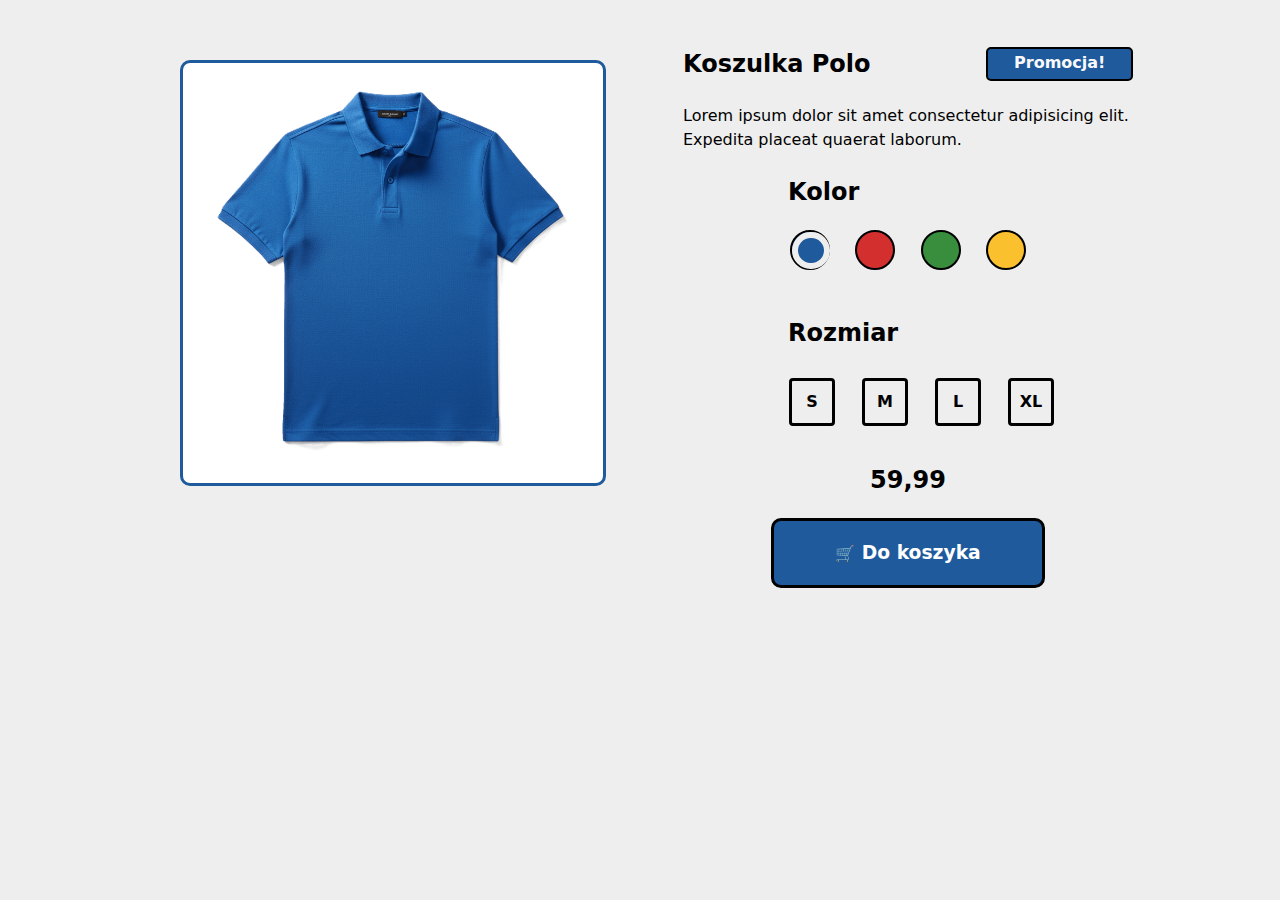
<file: lab-3/index.html>
<!DOCTYPE html>
<html lang="pl">
  <head>
    <meta charset="UTF-8" />
    <title>Lab 3</title>
    <link rel="stylesheet" href="css/polo.css" class="blue"/>
  </head>
  <body>
      <section class="image-holder">
        <figure>
          <img srcset="images/polo_b.png" alt="Niebieska koszula" class="bb">
          <img srcset="images/polo_r.png" alt="Czerwona koszula" class="rr">
          <img srcset="images/polo_g.png" alt="Zielona koszula" class="gg">
          <img srcset="images/polo_y.png" alt="Żółta koszula" class="yy">
          <!--<img src="images/polo_b.png" alt="Blue"/>-->
        </figure>
      </section>
      <section>
        <div class="item1">
            <h2>Koszulka Polo</h2>
            <h4> Promocja!</h4>
            <!--<a href="temp.html">Temp </a>-->
            <p> Lorem ipsum dolor sit amet consectetur adipisicing elit. Expedita placeat quaerat laborum.</p> 
        </div>
        <div class="item2"><h2>Kolor</h2>
          <form> 
          <!--<input type="radio" name="YES-NO" id="tak">
           <label for="YES-NO"></label> -->
            <label for="blue" class="custom-radio">
              <input type="radio" id="blue"name="radioField" value ="blue" class="radio-input" checked>
              <div class="radio-holder" id="blue"></div>
            </label>
            <label for="red" class="custom-radio">
              <input type="radio" id="red" name="radioField" value="red" class="radio-input" >
              <div class="radio-holder" id="red"></div>
            </label>
            <label for="green" class="custom-radio">
              <input type="radio" id="green" name="radioField" value="green" class="radio-input" >
              <div class="radio-holder" id="green"></div>
            </label>
            <label for="yellow" class="custom-radio">
              <input type="radio" id="yellow" name="radioField" value="yellow" class="radio-input">
              <div class="radio-holder" id="yellow"></div> 
            </label>
          </form>
        </div>
        <div class="item3">
          <h2>Rozmiar</h2>
          <p>S</p><p>M</p>
          <p>L</p>
          <p>XL</p>
        </div>
        <div class="item4">
          <h2>59,99</h2>
          <h3> Do koszyka</h3>
        </div>
      </section>
       
  </body>
</html>
</file>
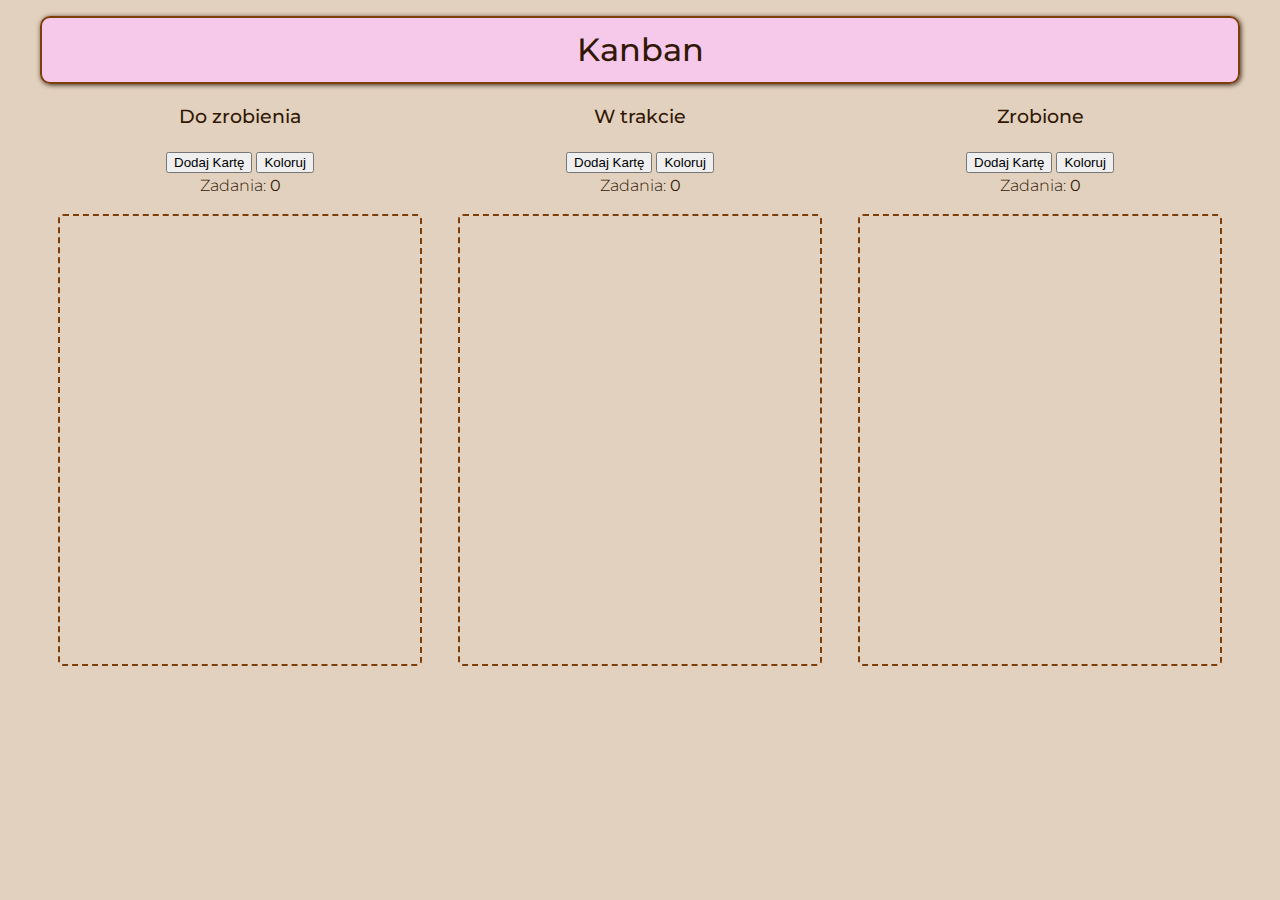
<file: lab-4/index.html>
<!DOCTYPE html>
<html lang="pl">
<head>
  <meta charset="utf-8" />
  <title>Kanban</title>
  <link rel="stylesheet" href="css/style.css">
  <link rel="preconnect" href="https://fonts.googleapis.com">
  <link rel="preconnect" href="https://fonts.gstatic.com" crossorigin>
  <link href="https://fonts.googleapis.com/css2?family=Montserrat:ital,wght@0,100..900;1,100..900&display=swap" rel="stylesheet">
  <!-- Skrypt z defer -->
  <script src="js/defer.js" defer></script>
</head>
<body>
  <div class="container">
      <header>
        <h1> Kanban </h1>
      </header>
      <main>
        <section>
          <h3>Do zrobienia</h3>
          
          <button id="addcardTD">Dodaj Kartę</button>
          <button id="colorcardTD">Koloruj </button>
          <div class="counter"> 
          Zadania: <strong id='countTD'>0</strong></div>
          <div class="board" data-board="toDo">
          </div>
        </section>
        <section>
          <h3>W trakcie</h3>
          <button id="addcardITM">Dodaj Kartę</button>
          <button id="colorcardITM">Koloruj</button>
          <div class="counter"> 
          Zadania: <strong id='countITM'>0</strong></div>
          <div class="board" data-board="inTheMiddle">
          </div>
        </section>
        <section>
          <h3>Zrobione</h3>
          <button id="addcardDN">Dodaj Kartę</button>
          <button id="colorcardDN">Koloruj</button>
          <div class="counter"> 
          Zadania: <strong id='countDN'>0</strong></div>
          <div class="board" data-board="done">
          </div>
        </section>
      </main>
      <footer></footer>
  </div>
</body>
</html>
<!--STANY to wszystkie dane które są potrzebne do odtworzenia aplikacji w danym momencie-->
<!--#to pole prywatne w js, wzorce projektowe sprawdzić-->
<!--Set() zbior sktruktura w js; ...-rozpakowuje obiekt, to powoduje że tworzy się kopia obiektu, w tym kopia jego staniu-->
<!--jedyny unikatowy egzemplarz danej klasy, każda kolejna próba stworzenia nowego obiektu, zwraca już tylko ten istniejący obiekt-->
<!--obiekt klasy store jest singletonem bo moduł store może się pojawić tylko raz (zbudować)-->
<!--rozdzielanie logiki od wyswietlania elementów, store realizuje logikę-->
<!--Proxy: nie da się owinąć zmiennych prostych, można obwijać tylko obiekty-->
<!--Proxy to obiekt który udaje obiekt który obwinął, czyli w przykładzie ktoś z zewnątrz widząć Proxy widzi state--> 
<!--prop- zmienna, która się zmienia; Proxy to metoda która pozwala przechwytywać więcej rzeczy niż tylko get i set-->
<!--do zadania: uporządkowana lista elementów posiadająca informacje czy coś jest kółkiem czy kwadratem i czy ma kolor-->
<!--nie musimy bawic się w subskrybcje bo obiekt to jest w rzeczywistosci jedna tablica-->
<!--wszystkie zdarzenia mają wywołać stan aplikacji-->
<!--zmiana stanu jest wysyłana do subskrybentów czyli przycisków-->
<!--dodawać id z data: mamy dodawać i ususwać elementy o danym id-->
<!--to user interface ma odwoływać się do stora (zasubskrybowac zmiany stanu), a nie stan do interface-->
<!--localStorage - odpalenie pierwotne to jedyny moment kiedy musimy odpalic localStorage-->
<!--w notify mozna rozbudowac o zapisanie do localStorage, a konstruktor rozbudowac o odczytanie localStorage-->
<!--w ui.js mamy manipulacje, dodawanie, usuwanie kółek-->
<!--w helpers.js np. nadawanie id, losowanie kolorów-->
</file>
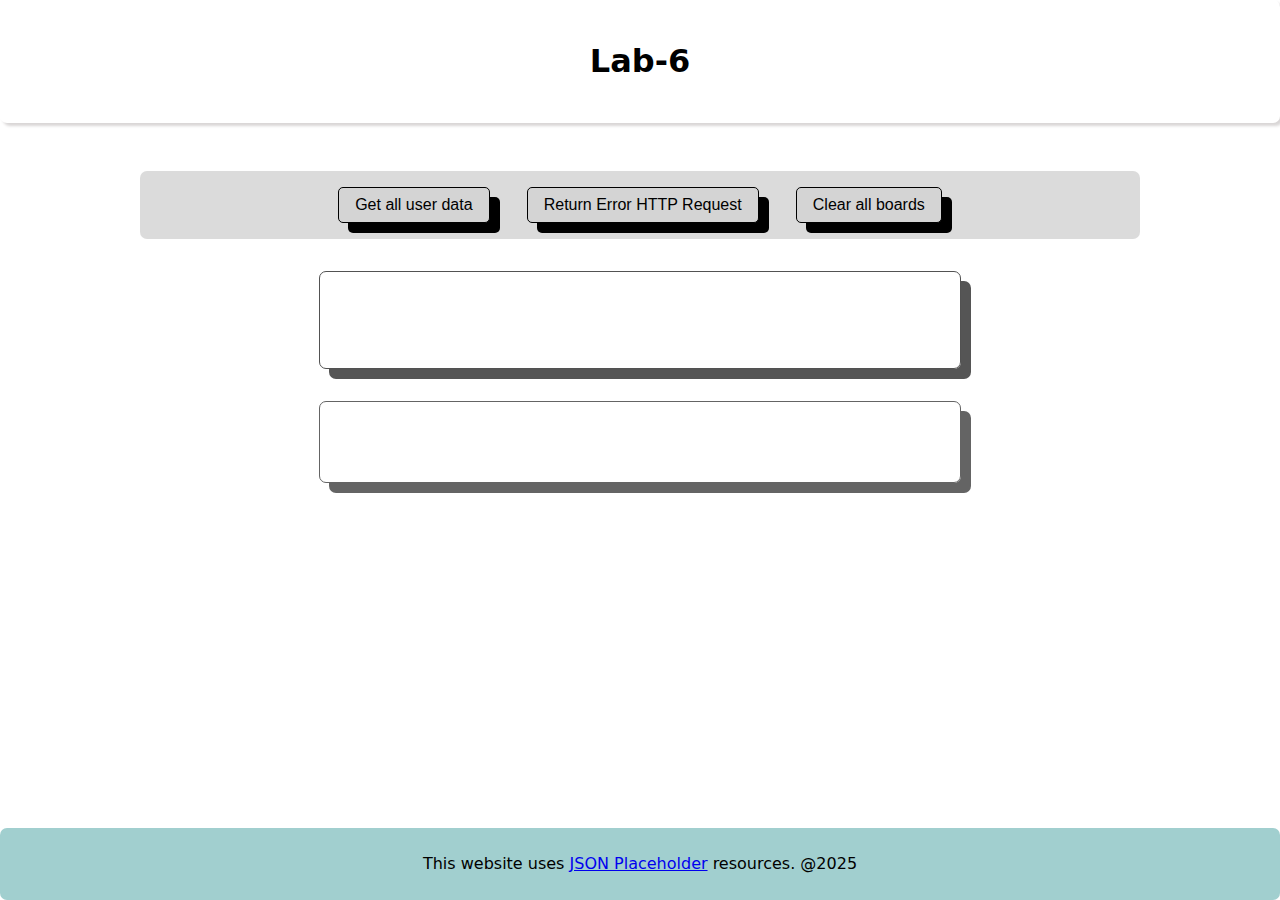
<file: lab-6/index.html>
<!DOCTYPE html>
<html lang="pl">
  <head>
    <meta charset="UTF-8" />
    <title>Lab-6</title>
    <link rel="stylesheet" href="css/style.css" />
    <script type = "module" src="js/module.js"></script>
  </head>
  <body>
    <header>
        <h1>Lab-6</h1>
    </header>
    
    <main>
      <section>
        <button type="submit" id="getBtn">Get all user data</button>
        <button type="submit" id="getErrorBtn">Return Error HTTP Request</button>
        <button type="submit" id="resetBtn">Clear all boards</button>
        <span id="loader">Loading...</span>
      </section>
      <section>
        
        <div id="outputList"></div>
        <div id="errorOutput"></div>
      </section>
    </main>
    
    <footer>
      <p>This website uses <a href = "https://jsonplaceholder.typicode.com/">JSON Placeholder</a> resources. @2025 </p>
    </footer>
  </body>
</html>
</file>
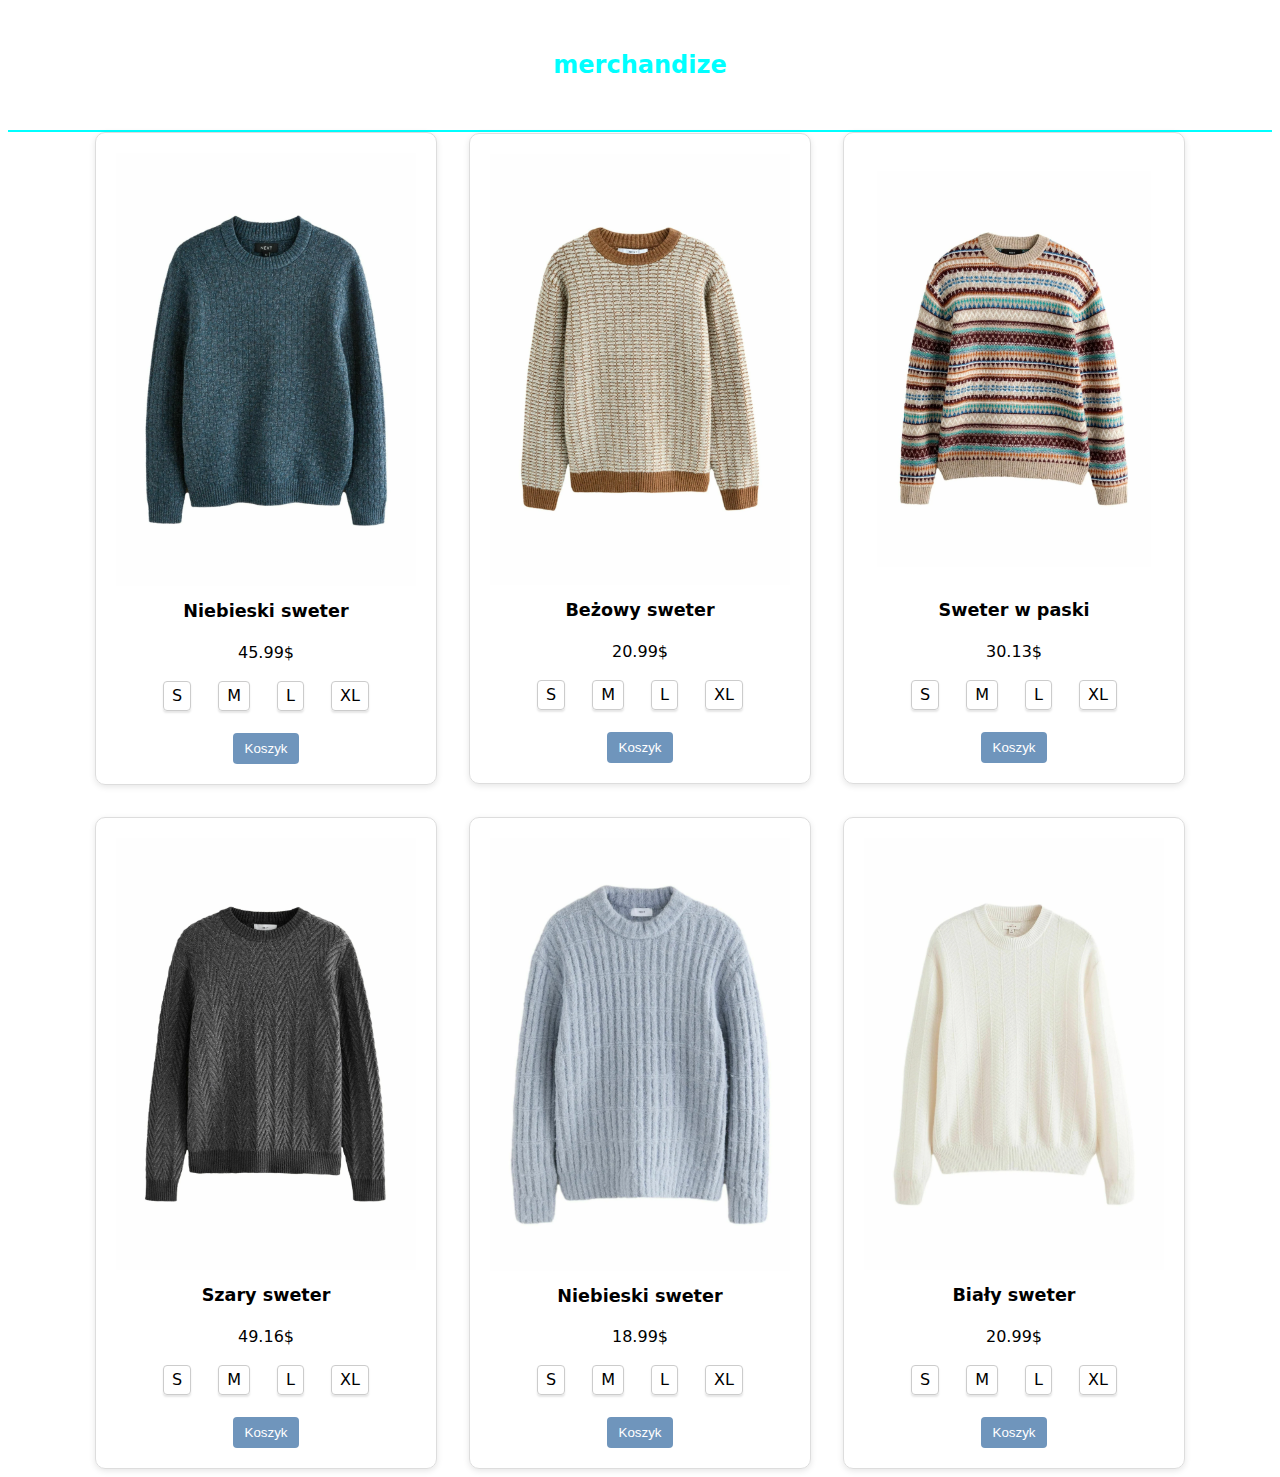
<file: lab-7/index.html>
<!DOCTYPE html>
<html>
  <head>
    <meta charset="utf-8" />
    <title>Components Demo</title>
    <link rel="stylesheet" href="style.css" />
    <!--<script type="module" src="./components/hello-element.js"></script>-->
    <!--<script type="module" src="./components/card-element.js"></script>-->
    <script type="module" src="app.js"></script>
  </head>
  <body>
    <header> 
      <h2>merchandize</h2>
    </header>
    <main>
    <card-element>
      <img slot="image" src="./components/images/niebieski_sweter1.webp" alt =""/>
      <span slot="name"> Niebieski sweter </span>
      <span slot="price"><p>45.99$</p></span>
      <button slot="cart">Koszyk </button>
      
        <span slot="size">S</span>
        <span slot="size">M</span>
        <span slot="size">L</span>
        <span slot="size">XL</span>
      
    </card-element>
    <card-element>
      <img slot="image" src="./components/images/brazowy_sweter2.webp" alt =""/>
      <span slot="name"> Beżowy sweter </span>
      <span slot="price"><p>20.99$</p></span>
      <button slot="cart">Koszyk </button>
      
        <span slot="size">S</span>
        <span slot="size">M</span>
        <span slot="size">L</span>
        <span slot="size">XL</span>
      
    </card-element>
    <card-element>
      <img slot="image" src="./components/images/paski_sweter3.webp" alt =""/>
      <span slot="name"> Sweter w paski </span>
      <span slot="price"><p>30.13$</p></span>
      <button slot="cart">Koszyk </button>
      
        <span slot="size">S</span>
        <span slot="size">M</span>
        <span slot="size">L</span>
        <span slot="size">XL</span>
      
    </card-element>
    <card-element>
      <img slot="image" src="./components/images/szary_sweter4.webp" alt =""/>
      <span slot="name"> Szary sweter </span>
      <span slot="price"><p>49.16$</p></span>
      <button slot="cart">Koszyk </button>
      
        <span slot="size">S</span>
        <span slot="size">M</span>
        <span slot="size">L</span>
        <span slot="size">XL</span>
      
    </card-element>
    <card-element>
      <img slot="image" src="./components/images/niebieski_sweter5.webp" alt =""/>
      <span slot="name"> Niebieski sweter</span>
      <span slot="price"><p>18.99$</p></span>
      <button slot="cart">Koszyk </button>
      
        <span slot="size">S</span>
        <span slot="size">M</span>
        <span slot="size">L</span>
        <span slot="size">XL</span>
      
    </card-element>
    <card-element>
      <img slot="image" src="./components/images/bialy_sweter6.webp" alt =""/>
      <span slot="name"> Biały sweter </span>
      <span slot="price"><p>20.99$</p></span>
      <button slot="cart">Koszyk </button>
      
        <span slot="size">S</span>
        <span slot="size">M</span>
        <span slot="size">L</span>
        <span slot="size">XL</span>
      
    </card-element>
  
    </main>
    <footer>

    </footer>
  </body>
</html>
</file>
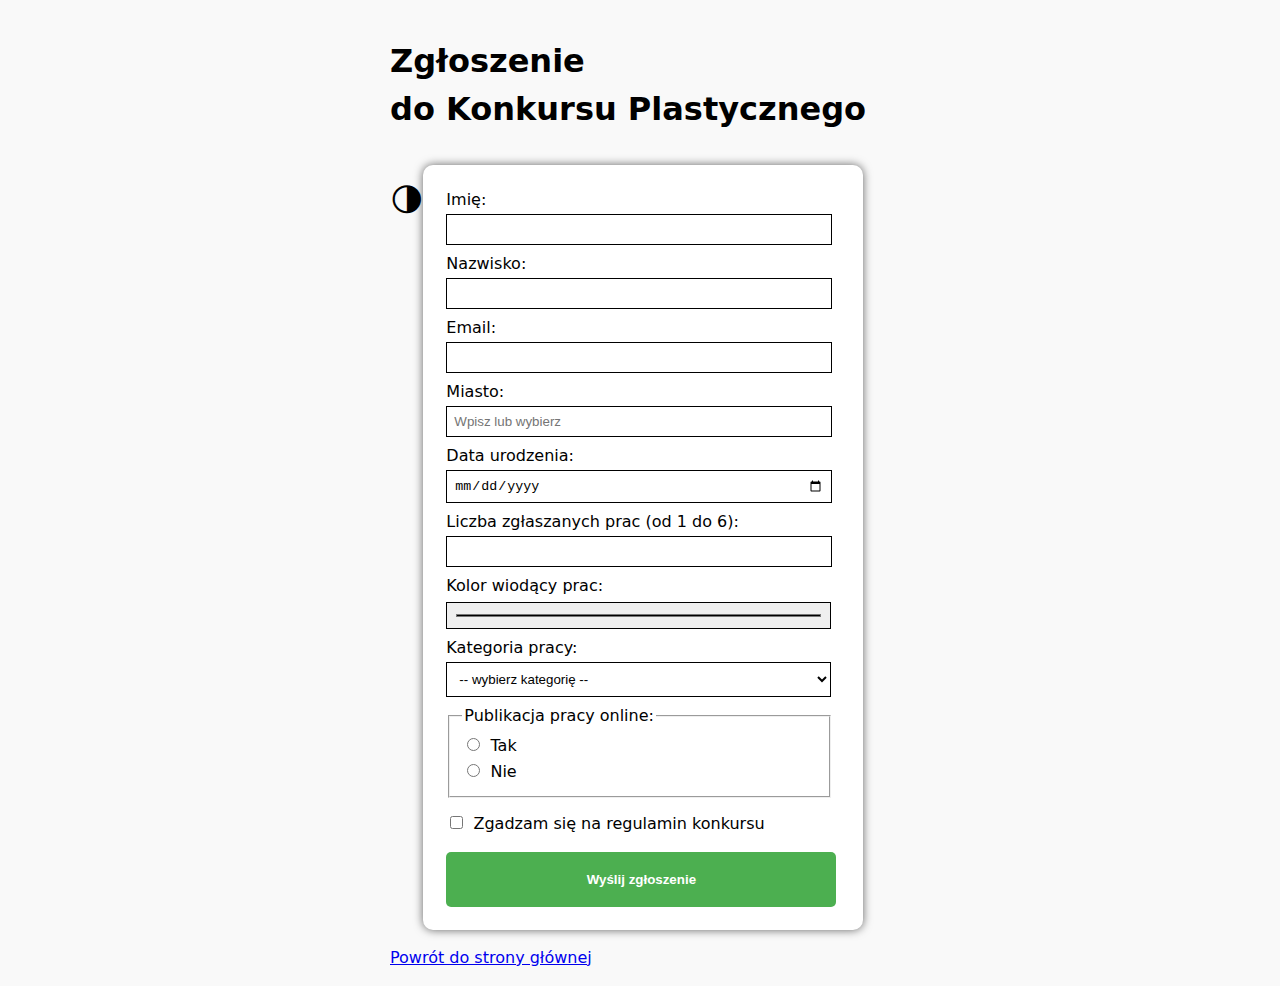
<file: lab-1/konkurs.html>
<!DOCTYPE html>
<head>
<meta charset = "UTF-8"> 
<link rel="stylesheet" href ="src/css/konkurs.css">
<title>Konkurs</title>
</head>
<body>
    <h1> Zgłoszenie <br>
    do Konkursu Plastycznego </h1>
    <h1 class="moon" title="Zmień motyw">&#x1F317;</h1>

    
    <form action="https://httpbin.org/get" class="contest" method="get" id="contest">
        <table>
        <tr>
            <td>
            <label for="imie"> Imię: </label></br>
            <input type = "text" name="imie" id="imie" maxlength="30"/>
            </td>
        </tr>
        <tr>
            <td>
            <label for="nazwisko">Nazwisko:</label></br>
            <input type = "text" name="nazwisko" id="nazwisko" maxlength="50"/>
            </td>
        </tr>
        <tr>
            <td>
            <label for="email">Email:</label></br>
            <input type ="email" name ="email" id="email"/>
            </td>
        </tr>
        <tr>
            <td>
            <label for="miasto">Miasto:</label></label></br>
            <input list="lista-miast" name = "miasto" id="miasto" placeholder="Wpisz lub wybierz"/>
            <datalist id="lista-miast">
                <option value="Warszawa">Warszawa</option>
                <option value="Kraków">Kraków</option>
                <option value="Gdańsk">Gdańsk</option>
                <option value="Poznań">Poznań</option>
                <option value="Wrocław">Wrocław</option>
            </datalist>
            </td>
        </tr>
        <tr>
            <td>
                <label for="data">Data urodzenia:</label></br>
                <input type = "date" name ="data" id="data" lang="en-US"/>
            </td>
        </tr> 
        <tr>
            <td>
                <label for="liczba zgłaszanych prac">Liczba zgłaszanych prac (od 1 do 6):</label></br>
                <input type = "number" id ="liczba zgłaszanych prac" min="1" max = "6"/>
            </td>
        </tr>
        <tr>
            <td>
                <label for="kolor">Kolor wiodący prac:</label>
                <input type ="color" name="kolor" id="kolor"/>
            </td>
        </tr>
        <tr>
            <td>
                <label for="kategoria pracy">Kategoria pracy:</label></br>
                <select name="kategoria pracy", id="kategoria pracy">
                    <option> -- wybierz kategorię --</option>
                    <option  value ="Rysunek">Rysunek</option>
                    <option  value ="Malarstwo">Malarstwo</option>
                    <option  value ="Grafika cyfrowa">Grafika cyfrowa</option>
                </select>
            </td>
        </tr>
        <tr>
            <td>
                <fieldset>
                    <legend>Publikacja pracy online:</legend>
                        <input type="radio" name="YES-NO" id="tak">
                        <label for="YES-NO">Tak</label></br>
                        
                        <input type="radio" name ="YES-NO" id = "nie"> 
                        <label for="YES-NO">Nie</label>
                        <!--oba radio muszą mieć to samo name aby dało się odchaczyć tylko jedno-->
                </fieldset>
            </td>
        </tr>
        <tr>
            <td>
                <input type ="checkbox" name="check">
                <label for="check">Zgadzam się na regulamin konkursu</label>
            </td>
        </tr>
        <tr>
            <td>
                <button type="submit" name="Wyślij" id="Wyślij"><b>Wyślij zgłoszenie</b></button>
            </td>
        </tr>
    </table>
    </form>
    
    <nav>
        <p></p>
        <a href=".."> Powrót do strony głównej </a></br>
    </nav>

</body>
</html>
</file>
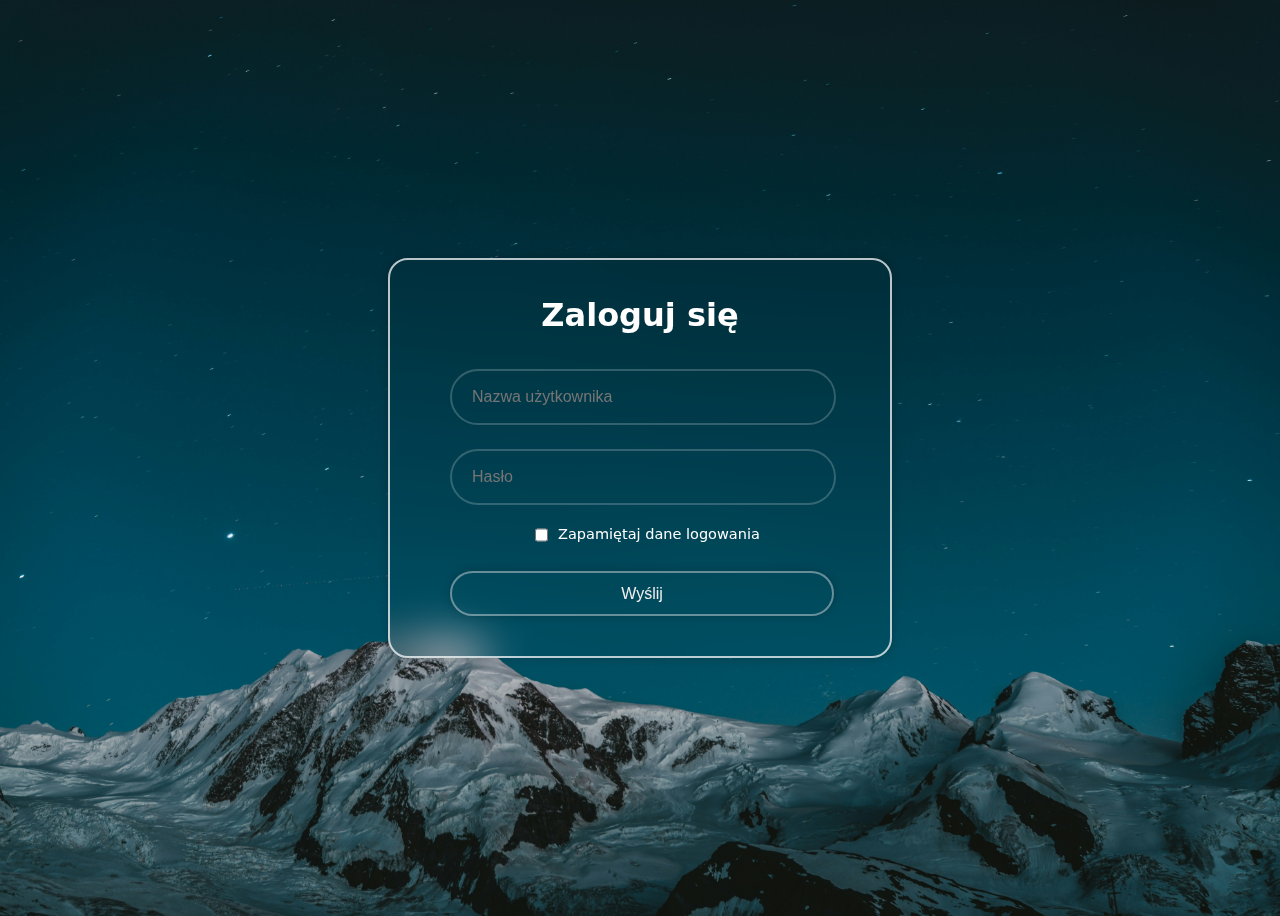
<file: lab-1/login.html>
<!DOCTYPE html>
<head>
    <meta charset = "UTF-8">
    <title>Login</title>
    <link rel="stylesheet" href="src\css\main.css">

</head>
<body>

    <div class="login">
        <form action="https://httpbin.org/post" method="post">
            <h1>Zaloguj się</h1>
            <div class="input-box">
                <input type="text" name="użytkownik" placeholder="Nazwa użytkownika"/>
            </div>
            <div class="input-box">
                <input type="password" name="haslo" placeholder="Hasło"/>
            </div>
            <div class="remember">
                <input type ="checkbox" name="check">
                <label for="check">Zapamiętaj dane logowania</label>
            </div>
            <button type="submit">Wyślij</button>
            
        </form>
    </div>
</body>
</html>
</file>
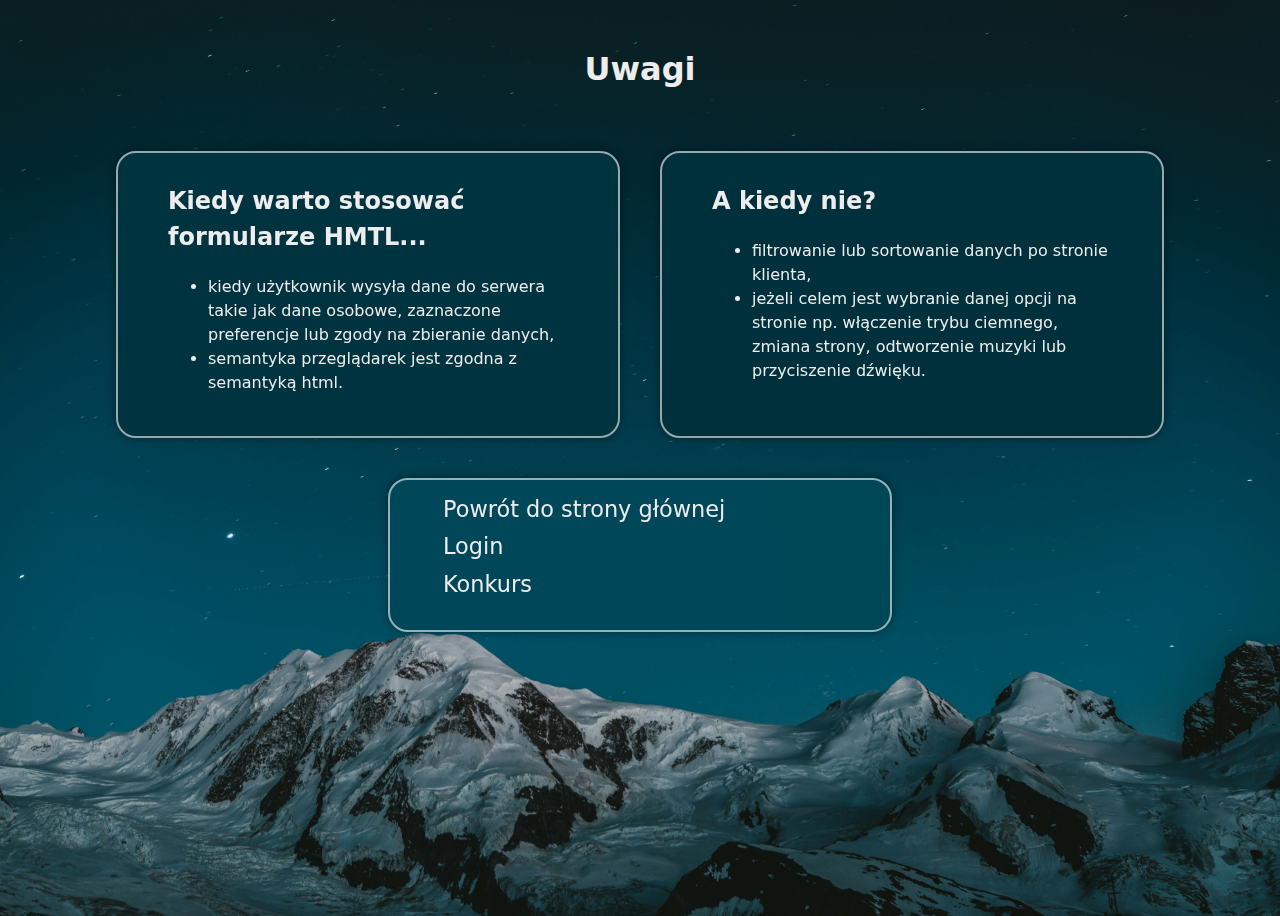
<file: lab-1/uwagi.html>
<!DOCTYPE html>
<head>
<meta charset="UTF-8">
<link rel="stylesheet" href ="src/css/uwagi.css">
<title>Uwagi</title>
</head>
<body>
    <header>
        <h1> Uwagi </h1>
    </header>
    <main>
        <div class="textarea">
            <h2>Kiedy warto stosować formularze HMTL...</h2>
            <ul>
                <li>kiedy użytkownik wysyła dane do serwera takie jak dane osobowe, zaznaczone preferencje lub zgody na zbieranie danych, </li>
                <li> semantyka przeglądarek jest zgodna z semantyką html.</li>
            </ul>
        </div>
        <div class="textarea">
            <h2> A kiedy nie?</h2>
            <ul>
                <li> filtrowanie lub sortowanie danych po stronie klienta,
                </li>
                <li> jeżeli celem jest wybranie danej opcji na stronie np. włączenie trybu ciemnego, zmiana strony, odtworzenie muzyki lub przyciszenie dźwięku.</li>
            </ul>

        </div>
        <nav class="textarea">
            <table>
            <tr>
                <td><a href="index.html">Powrót do strony głównej</a>
                </td>
            </tr>
            <tr>
                <td>
                    <a href="login.html">Login</a>
                </td>
            </tr>
            <tr>
                <td>
                   <a href="konkurs.html">Konkurs</a>
                </td>
            </tr>
            </table>
            
        </nav>
    </main>
    <footer>

    </footer>
</body>
</html>
</file>
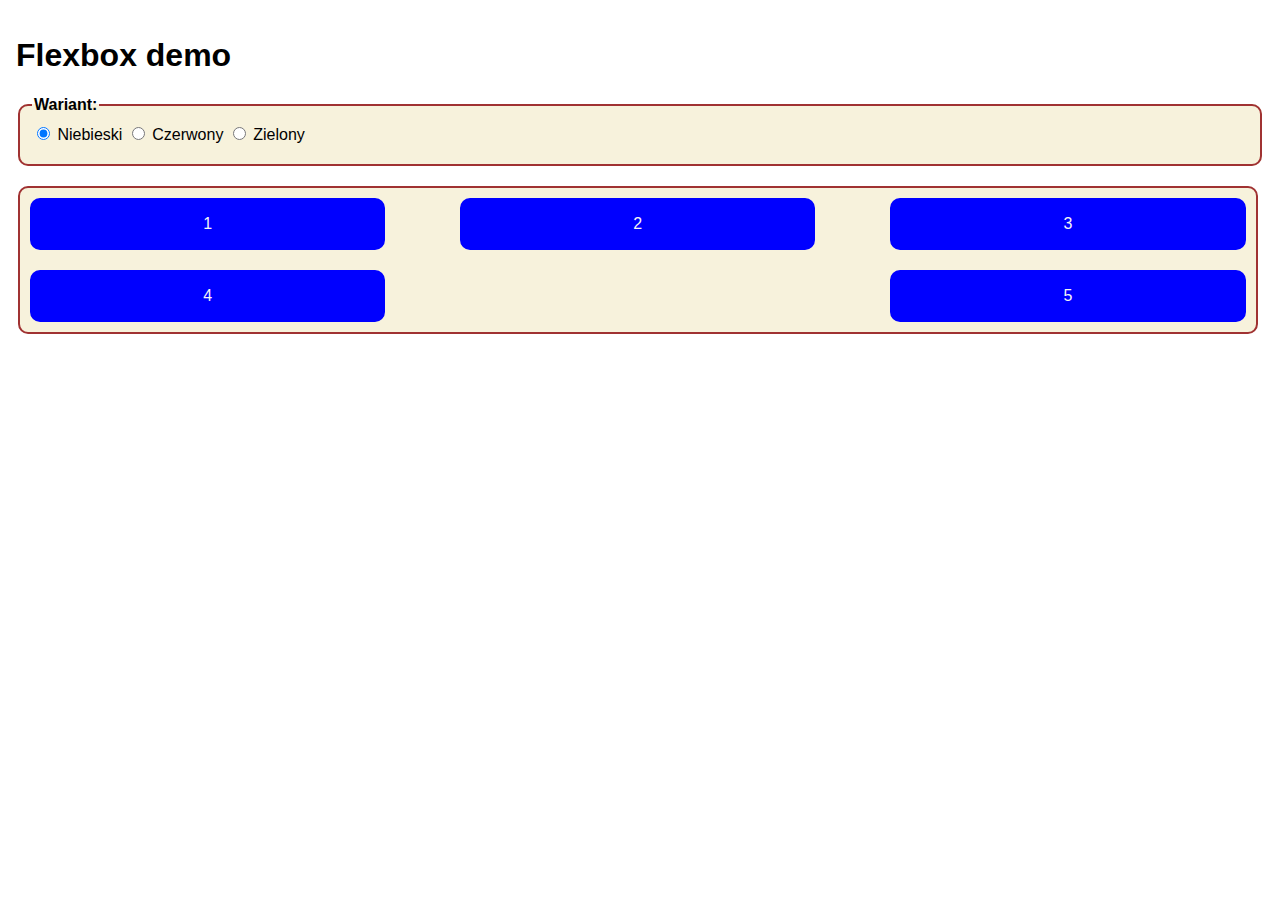
<file: lab-2/flex.html>
<!DOCTYPE html>
<html lang="pl">
  <head>
    <meta charset="UTF-8" />
    <meta 
      name="viewport" 
      content="width=device-width, initial-scale=1.0" 
    >
    <title>Flexbox Demo</title>
    <link rel="stylesheet" href="css/flex.css" />
  </head>
  <body>
    <h1>Flexbox demo</h1>
    <header>
      <fieldset class="theme-picker">
        <legend>Wariant:</legend>
        <label>
          <input type="radio" name="version" value="blue" checked />
          Niebieski
        </label>
        <label
          ><input type="radio" name="version" value="red" />
          Czerwony
        </label>
        <label>
          <input type="radio" name="version" value="green" />
          Zielony
        </label>
      </fieldset>
    </header>
    <div class="container">
      <div class="item">1</div>
      <div class="item">2</div>
      <div class="item">3</div>
      <div class="item">4</div>
      <div class="item">5</div>
    </div>
  </body>
</html>
</file>
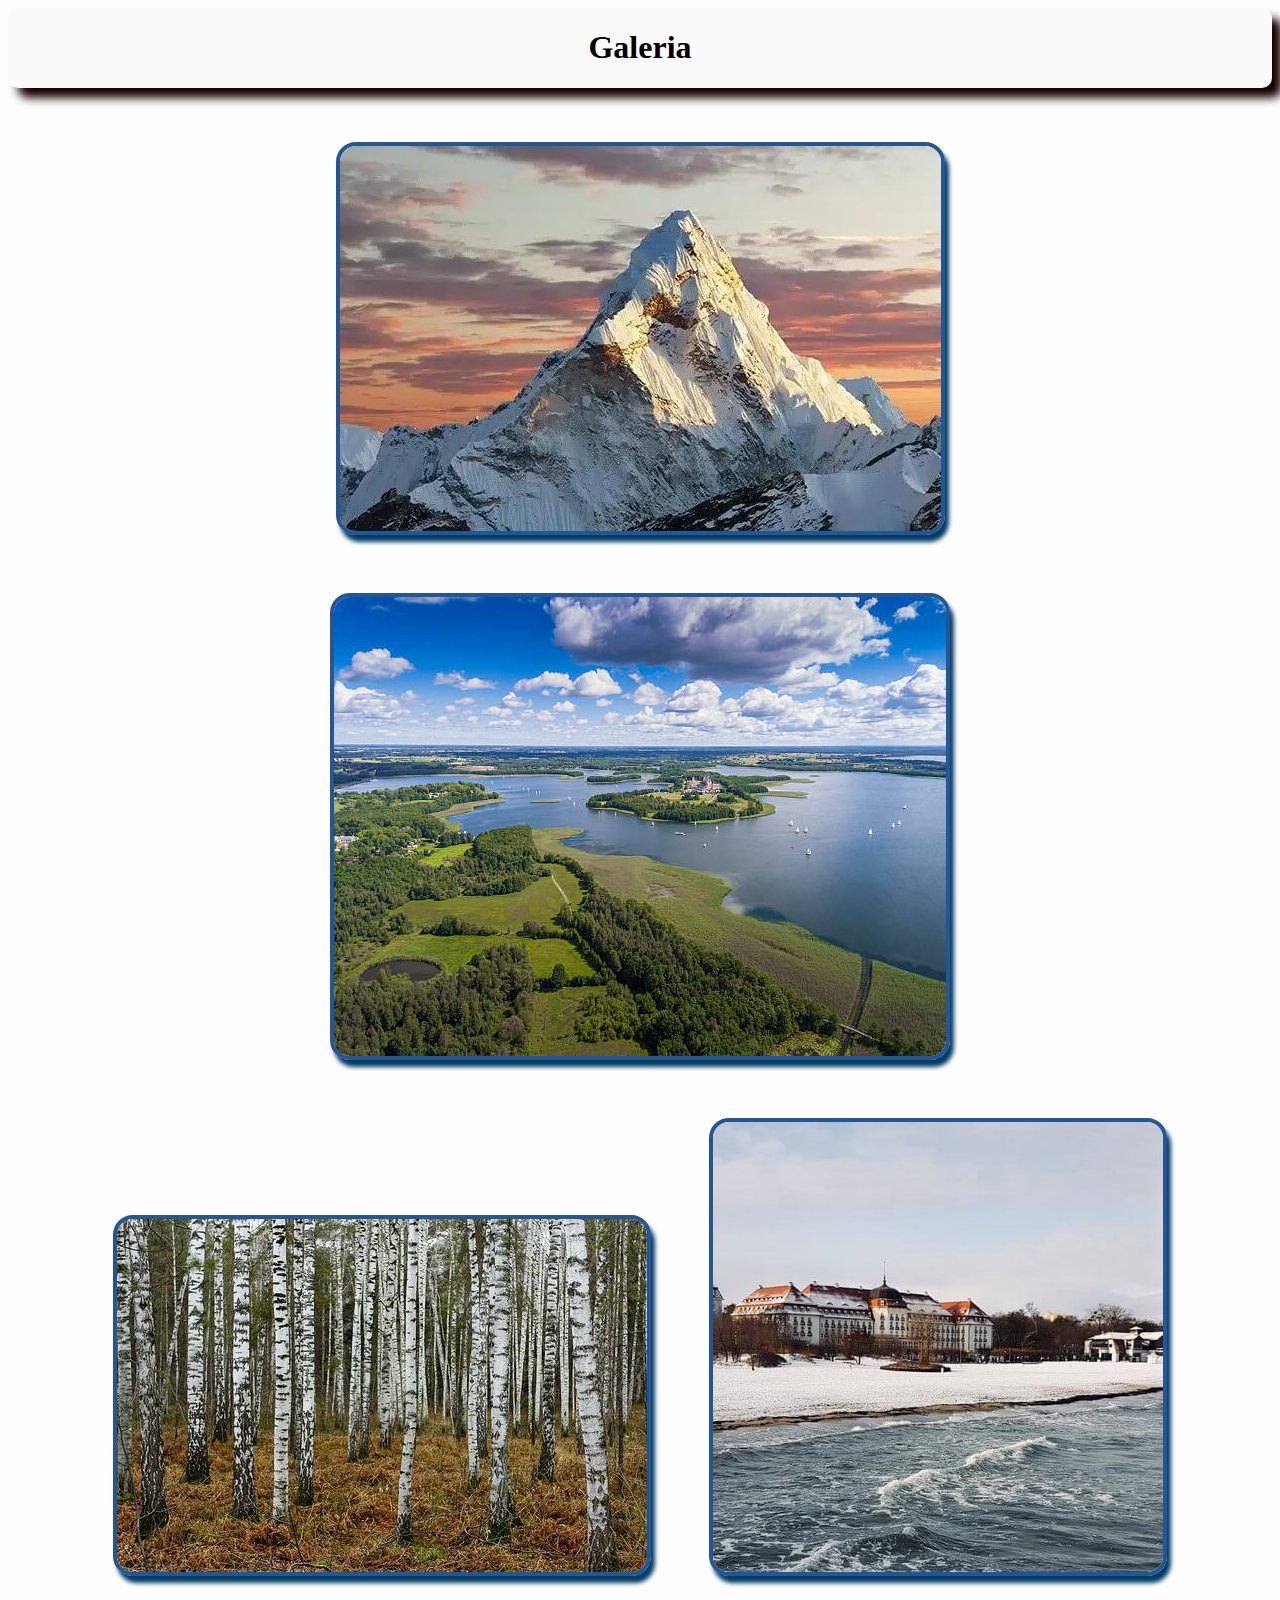
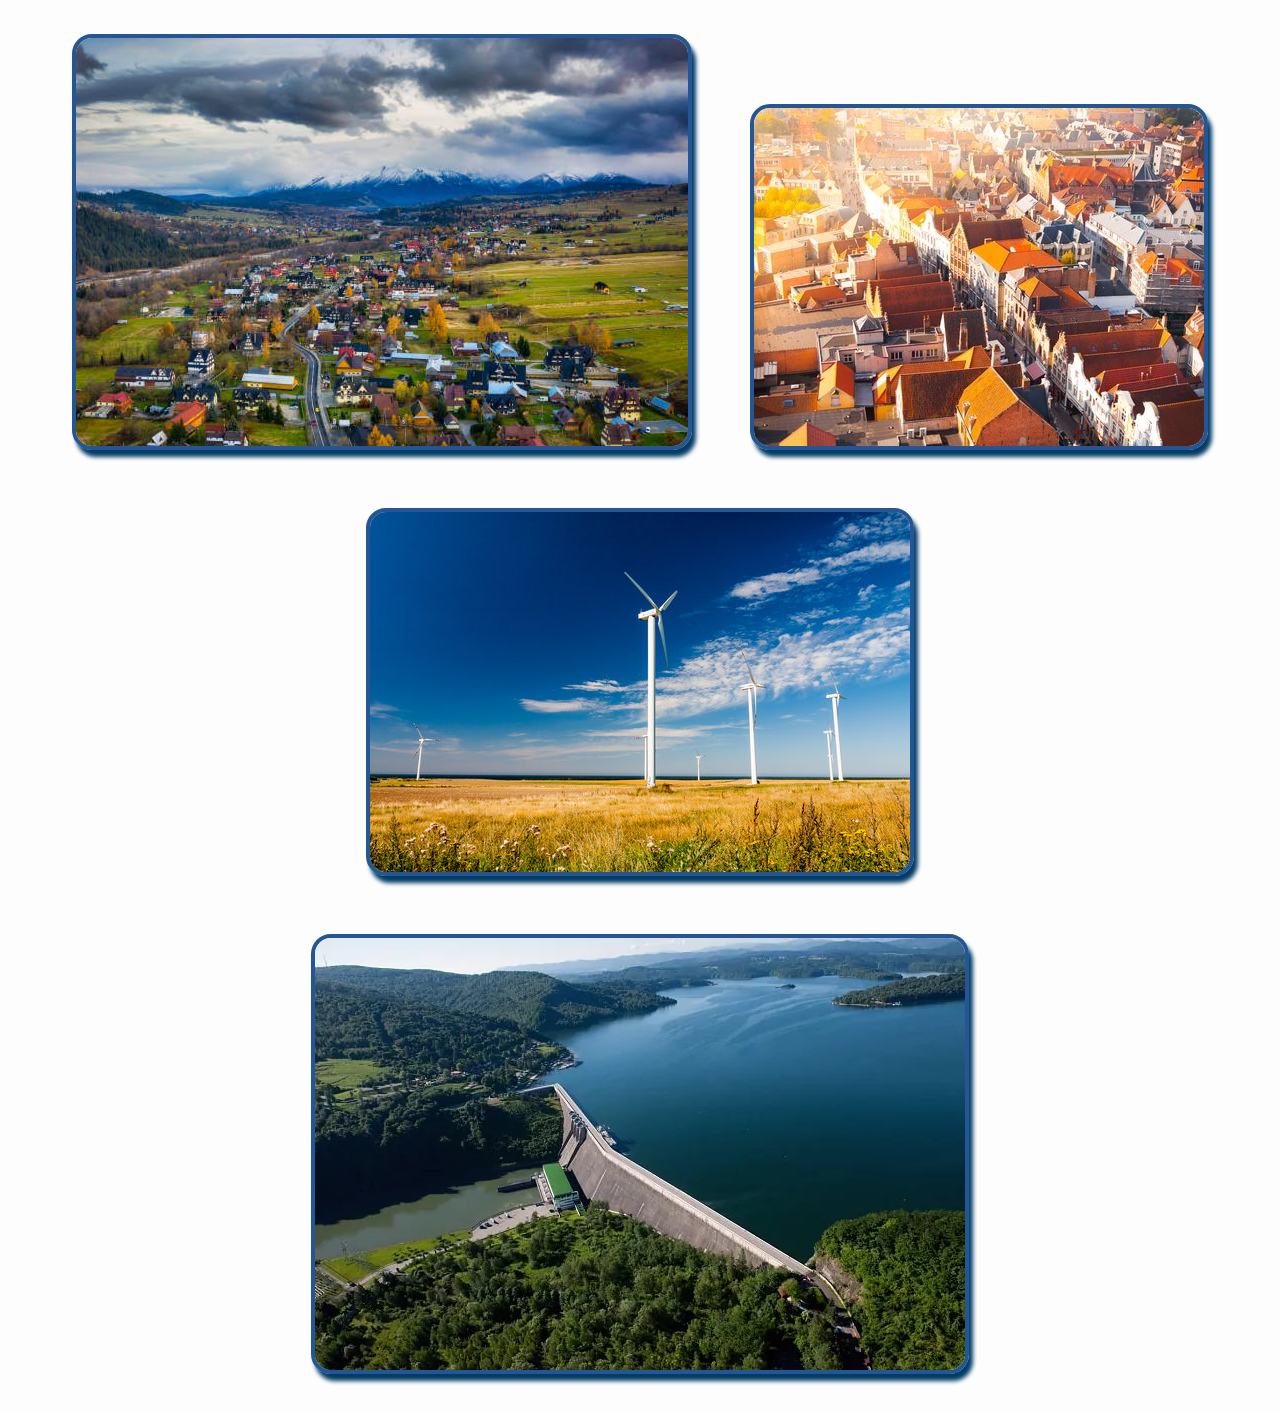
<file: lab-2/galeria.html>
<!DOCTYPE html>
<head>
    <meta charset="UTF-8" />
    <title>Lab 2</title>
    <link rel="stylesheet" href="css/galeria.css" />
</head>
<body>
    <div class="container">
        <header>
            <h1>Galeria</h1>
        </header>
        <main>
            <picture>
                <source srcset="images/img600.jpeg" media="(max-width: 799px)">
                <source srcset="images/img1000.webp" media ="(min-width: 800px) and (max-width:1199px)">
                <source srcset="images/img600.jpeg" media="(min-width: 1200px) and (max-width: 1599px)">
                <source srcset="images/img1000.webp" media = "(min-width:1600px)">
                <img src="images/img600.jpeg" alt="Opis obrazu" loading="lazy"/>
            </picture>
            <picture>
                <source srcset="images/Lake600.jpg" media="(max-width: 799px)">
                <source srcset="images/Lake1000.jpg" media="(min-width: 800px) and (max-width:1199px)">
                <source srcset="images/Lake600.jpg" media="(min-width: 1200px) and (max-width: 1599px)">
                <source srcset="images/Lake1000.jpg" media="(min-width: 1600px)">
                <img src="images/Lake600.jpeg" alt="Jeziora" />
            </picture>
            <picture>
                <picture>
                <source srcset="images/brzoza500.jpg" media="(max-width: 799px)">
                <source srcset="images/brzoza1000.jpg" media ="(min-width: 800px) and (max-width:1199px)">
                <source srcset="images/brzoza500.jpg" media="(min-width: 1200px) and (max-width: 1599px)">
                <source srcset="images/brzoza1000.jpg" media = "(min-width:1600px)">
                <img src="images/brzoza500.jpeg" alt="Brzozy" />
            </picture>
            <picture>
                <picture>
                <source srcset="images/sopot500.jpg" media="(max-width: 799px)">
                <source srcset="images/sopot1000.jpg" media ="(min-width: 800px) and (max-width: 1199px)">
                <source srcset="images/sopot500.jpg" media="(min-width: 1200px) and (max-width:1599px)">
                <source srcset="images/sopot1000.jpg" media="(min-width:1600px)"> 
                <img src="images/brzoza500.jpg" alt="Sopot" />
            </picture>
            <picture>
                <picture>
                <source srcset="images/village600.jpg" media="(max-width: 799px)">
                <source srcset="images/village1000.webp" media ="(min-width: 800px) and (max-width:1199px)">
                <source srcset="images/village600.jpg" media="(min-width: 1200px) and (max-width: 1599px)">
                <source srcset="images/village1000.webp" media ="(min-width:1600px)">
                <img src="images/village600.jpg" alt="Wioska" />
            </picture>
            <picture>
                <picture>
                <source srcset="images/gdańsk500.jpg" media="(max-width: 799px)">
                <source srcset="images/gdańsk1000.webp" media ="(min-width: 800px) and (max-width:1199px)">
                <source srcset="images/gdańsk500.jpg" media="(min-width:1200px)(max-width: 1599px)">
                <source srcset="images/gdańsk1000.webp" media ="(min-width:1600px)">
                <img src="images/gdańsk500.jpg" alt="Opis obrazu" />
            </picture>
            <picture>
                <source srcset="images/wiatrak500.jpg" media="(max-width: 799px)">
                <source srcset="images/wiatrak1000.webp" media ="(min-width: 800px) and (max-width:1199px)">
                <source srcset="images/wiatrak500.jpg" media="(min-width:1200px)(max-width: 1599px)">
                <source srcset="images/wiatrak1000.webp" media ="(min-width:1600px)">
                <img src="images/wiatrak500.jpg" alt="Wiatraki" />
            </picture>
            <picture>
                <source srcset="images/zapora600.webp" media="(max-width: 799px)">
                <source srcset="images/zapora1000.jpg" media ="(min-width: 800px) and (max-width:1199px)">
                <source srcset="images/zapora600.webp" media="(min-width:1200px)(max-width: 1599px)">
                <source srcset="images/zapora1000.jpg" media ="(min-width:1600px)">
                <img src="images/zapora600.webp" alt="Zapora w Solinie" />
            </picture>
        </main>
        <footer></footer>
    </div>
</body>
</html>
</file>
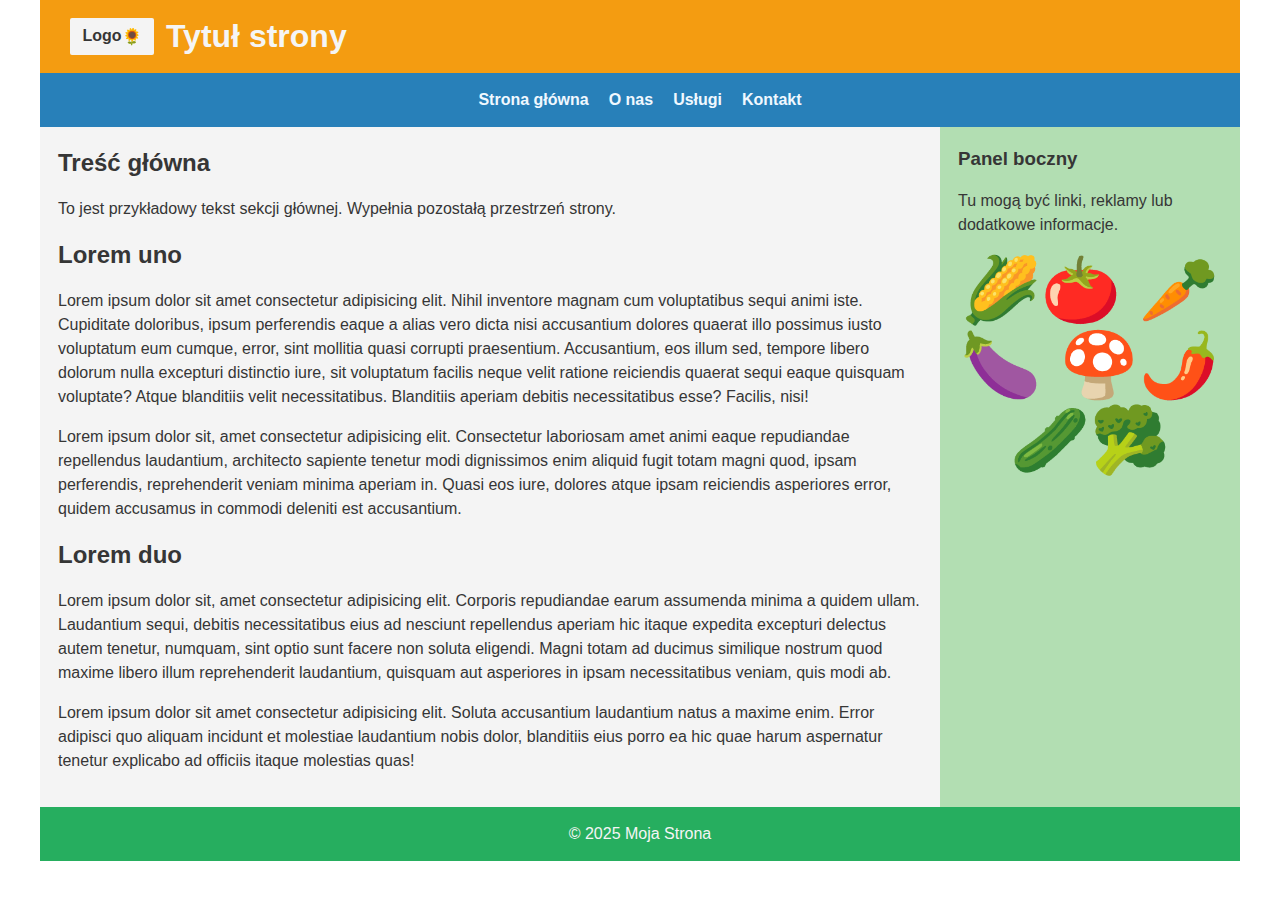
<file: lab-2/grid.html>
<!DOCTYPE html>
<html lang="pl">
  <head>
    <meta charset="UTF-8" />
    <meta 
      name="viewport" 
      content="width=device-width, initial-scale=1.0" 
    >
    <title>Grid Layout Demo</title>
    <link rel="stylesheet" href="css/grid.css" />
  </head>
  <body>
    <div class="container">
      <header>
        <div class="logo">🌻</div>
        <h1>Tytuł strony</h1>
      </header>
      <nav>
        <a href="#">Strona główna</a>
        <a href="#">O nas</a>
        <a href="#">Usługi</a>
        <a href="#">Kontakt</a>
      </nav>
      <main>
        <h2>Treść główna</h2>
        <p>
          To jest przykładowy tekst sekcji głównej. Wypełnia pozostałą
          przestrzeń strony.
        </p>
        <h2>Lorem uno</h2>
        <p> Lorem ipsum dolor sit amet consectetur adipisicing elit. Nihil inventore magnam cum voluptatibus sequi animi iste. Cupiditate doloribus, ipsum perferendis eaque a alias vero dicta nisi accusantium dolores quaerat illo possimus iusto voluptatum eum cumque, error, sint mollitia quasi corrupti praesentium. Accusantium, eos illum sed, tempore libero dolorum nulla excepturi distinctio iure, sit voluptatum facilis neque velit ratione reiciendis quaerat sequi eaque quisquam voluptate? Atque blanditiis velit necessitatibus. Blanditiis aperiam debitis necessitatibus esse? Facilis, nisi!</p>
        <p>Lorem ipsum dolor sit, amet consectetur adipisicing elit. Consectetur laboriosam amet animi eaque repudiandae repellendus laudantium, architecto sapiente tenetur modi dignissimos enim aliquid fugit totam magni quod, ipsam perferendis, reprehenderit veniam minima aperiam in. Quasi eos iure, dolores atque ipsam reiciendis asperiores error, quidem accusamus in commodi deleniti est accusantium.</p>
        <h2>Lorem duo</h2>
        <p> Lorem ipsum dolor sit, amet consectetur adipisicing elit. Corporis repudiandae earum assumenda minima a quidem ullam. Laudantium sequi, debitis necessitatibus eius ad nesciunt repellendus aperiam hic itaque expedita excepturi delectus autem tenetur, numquam, sint optio sunt facere non soluta eligendi. Magni totam ad ducimus similique nostrum quod maxime libero illum reprehenderit laudantium, quisquam aut asperiores in ipsam necessitatibus veniam, quis modi ab.</p>
        <p>Lorem ipsum dolor sit amet consectetur adipisicing elit. Soluta accusantium laudantium natus a maxime enim. Error adipisci quo aliquam incidunt et molestiae laudantium nobis dolor, blanditiis eius porro ea hic quae harum aspernatur tenetur explicabo ad officiis itaque molestias quas!</p>
      </main>
      <aside>
        <h3>Panel boczny</h3>
        <p>Tu mogą być linki, reklamy lub dodatkowe informacje.</p>
        <div>
          <span>🌽</span><span>🍅</span>
          <span>🥕</span><span>🍆</span>
          <span>🍄</span><span>🌶️</span>
          <span>🥒</span><span>🥦</span>
        </div>
      </aside>
      <footer>
        <p>&copy; 2025 Moja Strona</p>
      </footer>
    </div>
  </body>
</html>
</file>
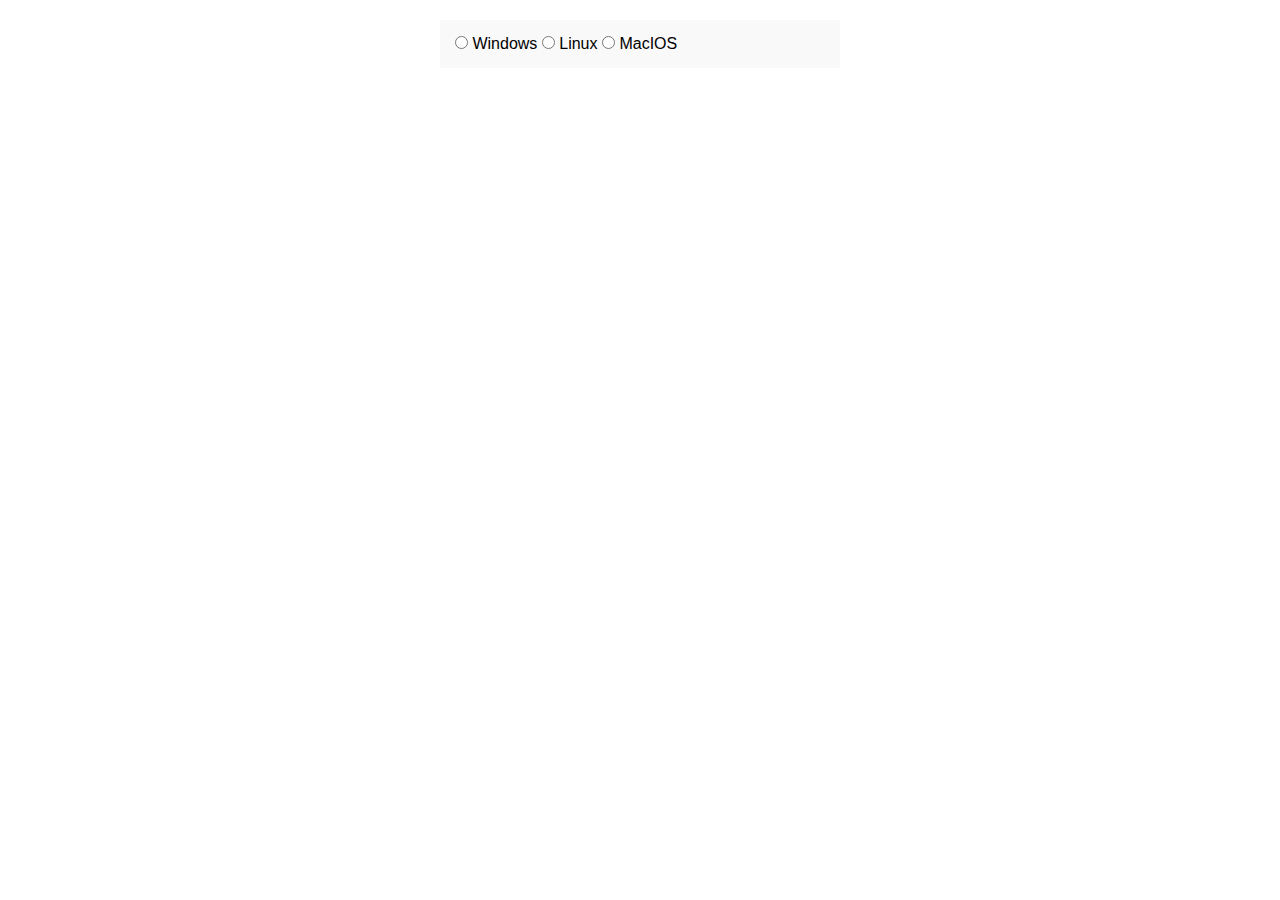
<file: lab-3/temp.html>
<!DOCTYPE html>
<html lang="pl">
<head>
    <meta charset="UTF-8" />
    <title>Lab 3</title>
    <link rel="stylesheet" href="css/temp.css" />
</head>
<body>
    <form>
        <input type="radio" id="windows">
        <label for="windows">Windows</label>
        
        <input type="radio" id="lin">
        <label for="lin">Linux</label>
        
        <input type="radio" id="ios">
        <label for="ios">MacIOS</label>
    </form>
</body>
</html>
</file>
<file: lab-3/css/polo.css>
:root { /*tu definiować zmienne globalne*/
    --font-size-large: 1.5rem;
    --blue:#1E5A9C ;
    --red: #D32F2F;
    --green:#388E3C;
    --yellow:#FBC02D;
    --base-color: red;
    --alt-color: green;
    
}

* {
    color: var(--color);
}
/* zdefiniować jedną zmienną którą podstawiam w zależności od szerokości
*/
html {
    font-size: 16px; /* bazowy rozmiar czcionki */
    font-family: system-ui, sans-serif; /* font systemowy */
    line-height: 1.5; /* lepsza czytelność */
}

body {
    background-color: #EEEEEE;
    display: flex;
    flex-direction: row;
    flex-wrap: wrap;
    justify-content: center;
    /*color: var(--primat-color);
    font-size: var(--font-size-large);*/
}

img {
    width: 100%;
    max-width: 500px;
    /*height: auto;*/
    background-color: white;
    border: 3px solid #00418D;
    border-radius: 10px;
    /*margin: 0 10%;*/
}
/*picture {
    justify-self: center;
}*/

.image-holder {
    margin-top: 2vh;
    margin-bottom: 2vh;
    padding: 2vh;
    max-height: 500px;
    max-width: 500px;


}
.image-holder img {
    display: none;
}

section {
    margin-top: 2vh;
    margin-bottom: 2vh;
    max-width: 500px;
    max-height: 500px;
    display: grid;
    grid-template-columns: 1fr;
    grid-template-rows: 1fr 1fr 1fr 2fr;
    justify-items: center;
}

.custom-radio {
    display:inline-flex;
    cursor: pointer;
}
.radio-input {
    display: none;
    width: 1,25em;
    height: 1,25em; 
}

.radio-holder {
    width: 2.5rem;
    height: 2.5rem;
    border: 2px solid black;
    border-radius: 50%;
    margin-left: 10px;
    margin-right: 10px;
    box-sizing: border-box;
    position: relative;

}

.radio-holder::after {
    content: "";
    /*position: absolute;*/ /*pozycjonowanie względem .radio-holder*/
    width: 100%;
    height: 100%;
    background-color: var(--color);
    border-radius: 50%;
    transition: all 0.15s ease;
}

#blue {
    background-color: var(--blue);
}
#red {
    background-color: var(--red);
}
#green {
    background-color: var(--green);
}
#yellow {
    background-color: var(--yellow);
}


.radio-input:checked + .radio-holder::after {
    width: 1.6rem;
    height: 1.6rem;
    border: 6px solid #EEEEEE;
    position:absolute;
}
.radio-input:checked + .radio-holder {
    display:block;
}

body:has(input[value='blue']:checked) .image-holder img.bb {
    display:block;
    border-color: var(--blue);
}
body:has(input[value='blue']:checked) .item4 h3 {
    background-color: var(--blue);
}
body:has(input[value='blue']:checked) .item1 h4 {
    background-color: var(--blue);
}
body:has(input[value='blue']:checked) .item3 p:hover {
    background-color: var(--blue);
}

body:has(input[value='red']:checked) .image-holder img.rr {
    display:block;
    border-color: var(--red);
}
body:has(input[value='red']:checked) .item4 h3 {
    background-color: var(--red);
}
body:has(input[value='red']:checked) .item1 h4 {
    background-color: var(--red);
}
body:has(input[value='red']:checked) .item3 p:hover {
    background-color: var(--red);
}

body:has(input[value='green']:checked) .image-holder img.gg {
    display:block;
    border-color: var(--green);
}
body:has(input[value='green']:checked) .item4 h3 {
    background-color: var(--green);
}
body:has(input[value='green']:checked) .item1 h4 {
    background-color: var(--green);
}
body:has(input[value='green']:checked) .item3 p:hover {
    background-color: var(--green);
}

body:has(input[value='yellow']:checked) .image-holder img.yy {
    display:block;
    border-color: var(--yellow);
}
body:has(input[value='yellow']:checked) .item4 h3 {
    background-color: var(--yellow);
}
body:has(input[value='yellow']:checked) .item1 h4 {
    background-color: var(--yellow);
}
body:has(input[value='yellow']:checked) .item3 p:hover {
    background-color: var(--yellow);
}


.item1 {
    width: 90%;
    grid-row: 1;
    display: inline-flex;
    flex-wrap: wrap;
    justify-content: space-between;
}
.item1 h4 {
    border: none;
    padding: 2px 2vw;
    border-radius: 5px;
    border: 2px solid black;
    color:#f9f9f9;
}
.item1 h4:hover {
    cursor: pointer;
    box-shadow: 0 0 7px rgba(0,0,0,0.5);
}
.item1 p{
    margin: 2px 0;
    padding: 0px;
    /*background-color: #D32F2F;*/
}



.item2 {
    width: 80%;
    padding-top: 0;
    padding-bottom: 2vh;
    display: flex;
    flex-direction: row;
    flex-wrap: wrap;
    justify-content: space-around;
    grid-row: 2;
}
.item2 h2 {
    margin-left: 5rem;
    width: 100%;
}
.item3 {
    display: inline-flex;
    justify-content: center;
    flex-wrap:wrap;
    width: 80%;
    grid-row: 3;
}
.item3 h2 {
    width: 100%;
    margin-left: 5rem;
}
.item3 p {
    text-align: center;
    font-weight: 700;
    font-size: medium;
    border: 3px solid black;
    border-radius: 4px;
    width: 2.5rem;
    padding-top: 1vh;
    padding-bottom: 1vh;
    margin-left: 3vh;
    margin-top: 0.5rem;
    transition: transform 0.2s ease-out;

}
.item3 p:hover {
    cursor: pointer;
    color: #f9f9f9;
    transform: rotate(45deg);
}
.item4 {
    grid-row: 4;
    text-align: center;
}

.item4 h3 {
    color: white;
    width: 12rem;
    border: 3px solid black;
    border-radius: 10px;
    padding: 2vh 3vw;
}
.item4:hover h3 {
    cursor: pointer;
    box-shadow: 0 0 10px rgba(0,0,0,0.5);
}
.item4 h3::before {
    content: "\1F6D2";
    font-size: 1rem;
    color: white;
}
</file>
<file: lab-6/css/style.css>
html {
  font-size: 16px; /* bazowy rozmiar czcionki */
  font-family: system-ui, sans-serif; /* font systemowy */
  line-height: 1.5; /* lepsza czytelność */
}
body {
  margin: 1rem;
  padding: 0;
  /*max-width: 1100px;*/
  margin:auto;
  background-color: rgb(255, 255, 255);
}
header {
  text-align: center;
  padding: 1rem 0rem;
  border-radius: 7px;
  box-shadow: 3px 3px 3px rgb(217, 214, 214);
}
footer {
  text-align: center;
  padding: 0.5rem 0rem;
  border-radius: 7px;
  background-color: rgb(161, 207, 207);
  position: fixed;
  bottom: 0;
  width: 100%;
}
button {
    padding: 0.5rem 1rem;
    margin: 1rem;
    font-size: 1rem;
    border-radius: 5px;
    border: 1px solid black;
    background-color: rgb(212, 212, 212);
    box-shadow: 10px 10px 0px;
    cursor: pointer;
}
button:hover{
  background-color: rgb(186, 186, 186);
}

main {
  max-width: 1000px;
  margin: 1rem auto;

  display: flex;
  flex-direction: row;
  flex-wrap: wrap;
  height: 100%;
  /*background-color: rgb(94, 94, 93);*/
  text-align: center;
  padding: 2rem;
}
main section:nth-child(1) {
    width: 100%;
    border-radius: 7px;
    background-color: rgba(204, 204, 204, 0.7);
    flex-wrap: nowrap;
    

}
main section:nth-child(2) {
    width: 100%;
    height: 50%;
    /*background-color: lightcyan;*/
    border-radius: 7px;
    margin-top: 1rem;
    /*background-color: rgba(204, 204, 204, 0.7);*/
    justify-content: center;
}

div#errorOutput {
    max-width: 40rem;
    min-height: 5rem;
    border-radius: 7px;
    border: 1px solid rgb(100, 100, 100);
    margin: 2rem auto;
    cursor:pointer;
    font-weight: 300;
    box-shadow: 10px 10px 0px rgb(100, 100, 100);
}
div#outputList {

  max-width: 38rem;
  min-height: 5rem;
  border-radius: 7px;
  border: 1px solid rgb(82, 82, 82);
  margin: 1rem auto;
  cursor: pointer;
  text-align: left;
  padding: 0.5rem 1rem;
  box-shadow: 10px 10px 0px rgb(85, 85, 85);
}
li {
  list-style-type: none;
  font-weight: 300;
  
}

span#loader {
    width: 5rem;
    padding: 0.4rem 0.5rem;
    border-radius: 5px;
    border: 1px solid rgb(85,85,85);
    margin: 1rem;
    cursor: pointer;
    display: none;
}
</file>
<file: lab-7/style.css>
html {
  font-size: 16px; /* bazowy rozmiar czcionki */
  font-family: system-ui, sans-serif; /* font systemowy */
  line-height: 1.5;
}
body {

}

header {
    width: 100%;
    text-align: center;
    border-bottom: 2px solid aqua;  
}
header h2 {
    color:aqua;
    padding:  3vh;
}
main {
    display: flex;
    flex-direction: row;
    flex-wrap: wrap;
    max-width: 1200px;
    justify-content: center;
    align-items: center;
    margin: auto;
    width: 100%;
    gap: 2rem;
}
</file>
<file: lab-1/src/css/konkurs.css>
html {
  font-size: 16px; /* bazowy rozmiar czcionki */
  font-family: system-ui, sans-serif; /* font systemowy */
  line-height: 1.5; /* lepsza czytelność */
  display:table;
  margin:auto;
}
body {
  margin: 1rem;
  padding: 0;
  width:500px;
  text-align: left;
  display: flex;
  flex-wrap:wrap;
  vertical-align:middle;
  /*justify-content: center;*/
  background-color: #F9F9F9;
}
h1 {
  /*margin-left: 1rem;*/
}
nav {
  align-self: flex-end;
}
#contest {
  display:inline-block;
  align-self: flex-end;
  text-align: left;
  margin-top: 10px;
  padding-top: 20px;
  padding-bottom: 10px;
  padding-left: 20px;
  padding-right: 20px;
  /*padding: 30px;*/
  /*border: 1px solid #333333;*/
  border-radius: 10px;
  width: 400px;
  box-shadow: 0px 0px 10px rgba(0, 0, 0, 0.6);
  background-color: #FFFFFF;
}
label{
  padding-bottom:2px;
  display:inline-block;
  
}
br {
  padding: 0px;
}
#Wyślij {
  text-size-adjust:initial;
  text-align: center;
  border-radius: 5px;
  border: 0px;
  width: 390px;
  align-self: center;
  padding-bottom: 20px;
  padding-top: 20px;
  margin-top:10px;
  margin-bottom: 10px;
  background-color: rgba(76, 175, 80);
  color:#FFFFFF;
  /*#ffdd00 School bus Yellow*/
}
#Wyślij:hover {
  background-color: #45a049;
}
#Wyślij, select, option, input[type="color"], input[type="checkbox"],
input[type="radio"], label:hover {
  cursor: pointer;
}
.moon{
  display:inline-block;
}
.moon:hover {
  cursor:pointer;
}

body:has(.moon:active) #contest {
  background-color: #1c1c1c;
  color: #c9c9c9;
}

body:has(.moon:active) input {
  background-color: #383838;
  border: 1px solid black;
  color: #c9c9c9;
}
body:has(.moon:active) select {
  background-color: #383838;
  border: 1px solid black;
  color: #c9c9c9;
}

body:has(.moon:active) fieldset {
  border: 1px solid #c9c9c9;
  color: #c9c9c9;
}


input {
  padding: 7px;
  border: 1px solid;
  margin-bottom: 3px;
}

input[type="text"],
input[type="email"],
input[type="password"],
input[type="date"],
input[list="lista-miast"],
input[type="number"] {
  width: 370px;
}
input[type="color"] {
  width: 385px;
}
input[type="checkbox"],
input[type="radio"] {
  width: auto;
  margin-right: 5px;
}
 
fieldset {
  text-align:left;
  width: 355px;
  margin-right: 30px;
  margin-bottom: 10px;
}

select {
  border: 1px solid;
  width: 385px;
  padding: 8px;
  margin-bottom: 3px;
  background-color: #FFFFFF;
}
</file>
<file: lab-1/src/css/uwagi.css>
html {
  font-size: 16px; /* bazowy rozmiar czcionki */
  font-family: system-ui, sans-serif; /* font systemowy */
  line-height: 1.5; /* lepsza czytelność */
  /*display:table;*/
  margin:auto;
}

body {
  display:block;
  /*justify-content: center;*/
  align-items: center;
  min-height: 100vh;
  background-image: url('../img/ClaudioSchwarz.jpg');
  background-repeat: no-repeat;
  background-size: cover;
  background-position: center;
}
header {
  background-color: transparent;
  width:100%;
  padding: 1rem 0;
  /*background-color: #cc1919;*/
  color:rgb(238, 237, 237);
  text-align: center;
}
main {
    display:flex;
    justify-content: center;
    flex-wrap: wrap;
}
a {
    color: rgb(238, 237, 237);
    text-decoration: none; /* bez podkreślenia */
    font-size: 1.4rem;
}
a:hover {
    color:rgba(238, 237, 237, 0.821);
    font-weight: 500;
}
li:hover {
    color: rgba(254, 254, 254, 0.838);
    cursor:pointer;
}

.textarea {
  width: 400px;
  background-color: transparent;
  color: rgb(238, 237, 237);
  padding: 10px 50px 25px;
  border: 2px solid rgba(254, 254, 254, 0.588);
  backdrop-filter: blur(355px);
  border-radius: 20px;
  box-shadow: 0 0 10px rgba(0, 0, 0, .4);
  margin: 20px 20px;
}
.textarea nav{
    justify-content: center;
    padding: 30px;
}
</file>
<file: lab-2/css/flex.css>
body {
  font-family: Arial, sans-serif;
  margin: 0;
  padding: 1rem;
  justify-content: center;

  
}
fieldset {
  border: 2px solid rgb(160, 50, 50);
  border-radius: 10px;
  background-color: rgb(247, 242, 220);
  padding-top: 10px;
  padding-bottom: 20px;
  
}
legend {
  font-weight: bold;
  padding-bottom: 0px;
}
header {
  width: 100%;
}

.container {
  background-color: rgb(247, 242, 220);
  border: 2px solid rgb(160, 50, 50);
  border-radius: 10px;
  margin-top: 20px;
  margin-left: 2px;
  width: 99%;
  color: whitesmoke;
}
.item {
  width: 26%;
  border-radius: 10px;
  text-align: center;
  padding: 15px;
  margin: 10px;
}
/*
viewport units (vw - viewport width, vh - viewport height)
*/

body:has(input[value="green"]:checked) {
  .item {
    background-color: green;
    border-radius: 5px;
  }
  @media (min-width: 1024px) {
    .container {
      display: flex;
      flex-direction: row;
      flex-wrap: wrap;
      justify-content: left;
    }
    .item {
      width: 5%;
    }
    .item:nth-child(1) {
      flex-grow: 4;
      display: flex;
      flex-direction: row;
      justify-content: space-between;
    }
    .item:nth-child(1):before {
      content: "😃";
    }
     .item:nth-child(1):after {
      content:"😃";
    }
    .item:nth-child(2) {
      flex-grow: 3;
    }
    .item:nth-child(3) {
      flex-grow: 2;
    }
    .item:nth-child(4) {
      /*width: 10%;*/
      /*flex-grow: 0;*/
      flex-grow: 1;
    }
    .item:nth-child(5) {
    }
  }
  @media (max-width: 1023px) {
    .container {
        display: flex;
        flex-direction: column-reverse;
        flex-wrap: wrap;
        align-items:flex-end;
    }
    .item {
      width: 5%; 
    }
    .item:nth-child(1) {
      display: flex;
      flex-direction: row;
      justify-content: space-between;
      width: 80%;
    }
    .item:nth-child(1):before {
      content: "😃";
    }
     .item:nth-child(1):after {
      content:"😃";
    }
    .item:nth-child(2) {
      width: 65%
    }
    .item:nth-child(3) {
      width: 50%;
    }
    .item:nth-child(4) {
      width: 35%;
    }
    .item:nth-child(5) {
      width: 20%;
    }
    

  }
}

body:has(input[value="red"]:checked) {
      .container {
        display: flex;
        flex-wrap: wrap;
        flex-direction:row;
        justify-content: space-between;
        padding: 10px;
      }
  @media (min-width: 1024px) {
    .item {
      background-color: red;
      order:2;
      width: 12vw;
    }
    .item:nth-child(3), 
    .item:nth-child(2) {
      order:0;
    }
    .item:nth-child(1) {
      order: 1;
      font-weight: bold;
      flex-grow:1;
    }
    .item:nth-child(1):after {
      content: "(Jestem większy i na środku!)";
      font-size: small;
      font-weight: 400;
      display:flex;
      flex-direction: column;
    }
  }
  @media (max-width: 1023px) {
    .item {
      background-color: red;
      flex-grow: 1;
      order:2;
    }
    .item:nth-child(3), 
    .item:nth-child(2) {
      order:0;
    }
    .item:nth-child(1) {
      order: 1;
      font-weight: bold;
      width: 100%;
    }
    .item:nth-child(1):after {
      content: "(Jestem większy i na środku!)";
      font-size: small;
      font-weight: 400;
      display:flex;
      flex-direction: column;
    }
      
  }
}

body:has(input[value="blue"]:checked) {
  @media (min-width: 1024px) {
      .container {
      display: flex;
      flex-direction: row;
      flex-wrap: wrap;
      justify-content: space-between; 
    }
      .item {
      background-color: blue;
      border: 2px solid blue;
    }
      .item:hover {
        border: 2px solid rgb(160, 50, 50);
      }
  }
  @media (max-width: 1023px) {
    .container {
      display: flex;
      flex-direction:column;
      align-items: center;
      padding: 10px 0;
    }
    .item {
      background-color: blue;
      border: 2px solid blue;
      width: 50%;
    }
    .item:hover {
      border: 2px solid rgb(160, 50, 50);
    }
  }
}
</file>
<file: lab-2/css/galeria.css>
body {
    display:flex;
    flex-direction: row;
    justify-content: center;
    background-color: rgba(253, 253, 253, 0.867);
    
}
.container {
    display: flex;
    flex-direction: column;
    width:min-content;
    background-color: rgba(253, 253, 253, 0.881);
    margin: 0 auto;
}
img {
    border-radius: 20px;
    margin: 3vh;
    box-shadow: 4px 7px 4px rgb(3, 61, 102);
    border: 4px solid rgba(2, 59, 133, 0.867);
}
img:hover {
    border: 4px solid turquoise;

}
header {
    width: 100%;
    border-radius: 10px;
    text-align: center;
    box-shadow: 10px 10px 10px rgb(22, 1, 1);
    background-color: rgb(250, 250, 250);
    margin-bottom: 3vh;
}
main {
    text-align: center;

}
@media (min-width: 1200px) and (max-width: 1599px) {
    main {
        display: flex;
        flex-direction: row;
        flex-wrap: wrap;
        justify-content: center;
    }
    .container {
        display: flex;
        flex-direction: row;
        flex-wrap: wrap;
        width: 100%;
    }
}
@media (min-width: 1600px){
    main {
        display: flex;
        flex-direction: row;
        flex-wrap: wrap;
        justify-content: flex-start;
    }
    .container {
        display: flex;
        flex-direction: row;
        flex-wrap: wrap;
        width: 100%;
    }
}
</file>
<file: lab-3/css/temp.css>
* {
    box-sizing: border-box;
    padding:0;
    margin: 0;
}
body {
    font-family: sans-serif;
}
form {
    width: 400px;
    margin: 20px auto;
    background-color: #f9f9f9ff;
    padding: 15px;
}
form input[type="radio"] {

}

form label {
    position: relative;
}
form label::before {
    content:'';
}
form input[type="radio"]:checked + label::after{
    content:'';
}
</file>
<file: lab-4/css/style.css>
/* Minimalny reset  */
:root {
  --to_do: "Do zrobienia";
  --in_the_middle: "W trakcie";
  --done: "Zrobione";
}
html {
  font-size: 16px; /* bazowy rozmiar czcionki */
  font-family: "Montserrat", sans-serif; /* font systemowy */
  line-height: 1.5; /* lepsza czytelność */
  font-weight: 300;
  color: rgb(49, 24, 4);
  margin: 0px;
}

body {
  margin: 1rem;
  padding: 0;
  background-color: rgb(226, 209, 190);
}

h1 {
  margin: 0px;
  font-weight: 500;
}
h3 {
  font-weight: 500;
}
a {
  color: #0066cc; /* niebieski kolor linków */
  text-decoration: none; /* bez podkreślenia */
  font-size: 1.4rem;
}
a:hover {
  text-decoration: underline; /* podkreślenie przy najechaniu */
}
.container {
  max-width: 1200px;
  margin: 0px auto;
  
}
header {
  margin-top: 0px;
  padding: 0.5rem;
  text-align:center;
  border-radius: 10px;
  border: 2px solid rgb(125, 62, 10);
  background-color: rgba(253, 197, 253, 0.712);
  box-shadow: 1px 1px 5px rgba(41, 25, 12, 0.9)
}
header:hover {
  background-color: rgba(253, 197, 253, 0.481);
  cursor: pointer;
}
main {
  display: grid;
  grid-template-columns: repeat(3, 1fr);
  grid-template-rows: none; 
  text-align: center;

}


/* X > Ys - tylko elementy które bezpośrednio dziedziczą po X*/
main > section:nth-child(1) {
  grid-column: 1;
  /*background-color: #0066cc;*/
}
main > section:nth-child(2) {
  grid-column: 2;
  /*background-color:rgb(163, 254, 254);*/
}
main > section:nth-child(3) {
  grid-column: 3;
  /*background-color: #0066cc;*/
}
.card {
  padding-top: 0.7rem;
  min-width: 12rem;
  margin: 0.5rem auto;
  height: 12rem;
  cursor: pointer;
  border: 2px solid rgb(108, 54, 10);
  border-radius: 5px;
  box-shadow: 1px 1px 5px rgba(41, 25, 12, 0.9);
}

.board {
  display:flex;
  flex-direction: row;
  flex-wrap: wrap;
  /*justify-content: center;*/
  width: 90%;
  min-height: 28em;
  margin: 1rem auto;
  border: 2px dashed rgb(125, 62, 10);
  border-radius: 5px;
  font-weight: 300;
}
.header-card {
  /*background-color: aliceblue;*/
  padding-bottom: 0.6rem;
}
.color-card {
  padding: 0px 5px;
  font-size: 1.5rem;
  border: 1px solid rgb(81, 40, 6);
  border-radius: 3px;
  margin-left: 10px;
}
.x {
  padding: 0px 5px;
  font-size: 1.5rem;
  margin-left: 10px;
  border: 1px solid rgb(81, 40, 6);
  border-radius: 3px;
  /*background-color: blueviolet;*/
}

.edit-text {
  margin-top: 100px;
  border-radius: 5px;
  /*background-color: antiquewhite;*/
  width:90%;
  height: 65%;
  margin: auto;
}
.footer-card {
  display: flex;
  flex-direction: row;
  height:15%;
  padding-top: 10px;
  background-color: aliceblue;
  justify-content: left;
}
.prawo {
  font-size: 1.5rem;
  padding: 0px 5px;
  border: 1px solid black;
  border-radius: 3px;
  margin-left: 10px;
}
.lewo {
  font-size: 1.5rem;
  padding: 0px 5px;
  border: 1px solid black;
  border-radius: 3px;
  /*margin-left: 10px;*/
}
.board .card span {
  /*background: steelblue;*/
  transition: background 0.2s ease, transform 0.2s ease;
}

.board .card span:hover {
  display: inline-block;
  background: rgba(250, 189, 250, 0.849);
  transform: translate(2px, 0px);
  
}
</file>
<file: lab-2/css/grid.css>
/* Reset stylów */
* {
  margin: 0;
  padding: 0;
  box-sizing: border-box;
}
body {
  font-family: Arial, sans-serif;
}
.container {
  display: flex;
  flex-direction: column;
}

@media (min-width:1024px) {
  .container {
    display: grid;
    grid-template-columns: 3fr 1fr;
    grid-template-rows: auto auto 1fr auto;
    grid-template-areas: 
    "header header"
    "nav nav"
    "main aside"
    "footer footer";
    max-width: 1200px;
    width: 100%;
    margin: 0 auto; /*potrzebne do wyśrodkowania"*/
  }
  header {
    grid-area: header; 
  }
  nav {
    grid-area: nav;
  }
  main {
    grid-area: main; /*definiowanie ich nazwy w template-areas*/
  }
  aside {
    grid-area: aside;
  }
  footer {
    grid-area: footer;
  }
}

main, aside {
  h1, h2, h3, p {
    margin-bottom: 1rem;
    line-height: 1.5;
    color: rgb(54, 54, 54);
  }
}
main {
  grid-area: main;
  background-color: #F4F4F4;
  padding: 2vh;
}
header {
    grid-area: header;
    display: flex;
    background-color: #F49C11;
    align-items: center;
    color: whitesmoke;
    padding: 2vh;
}
.logo {
  display: flex;
  flex-direction: row;
  flex-wrap: wrap;
  justify-content: center;
  padding: 1vh 1vw;
  color:rgb(54, 54, 54);
  font-weight: bold;
  border:none;
  border-radius: 2px;
  background-color:#F4F4F4 ;
  margin-left: 1%;
  margin-right: 1%;;
}
.logo:before {
  content:"Logo";
}
nav {
    grid-area:nav;
    background-color: #2880B9;
    padding: 2vh;
    display: flex;
    flex-direction: row;
    flex-wrap: wrap;
    justify-content: center;

}
nav a {
  font-weight: bold;
  color: aliceblue;
  margin: 0 10px;
  text-decoration: none;

}
footer {
  grid-area: footer;
  display: flex;
  justify-content: center;
  background-color: #26AE5F;
  width: auto;
  color: whitesmoke;
  padding-top: 2vh;
  padding-bottom: 2vh;
}
aside {
    grid-area: aside;
    background-color: rgb(178, 222, 178);
    width: auto;
    padding: 2vh;

}

aside p + div { /*div bezpośrednio po p w aside*/
    font-size: 4rem;
    text-align: center;  
  }
/*najpierw mobile first i potem w @media wersja szeroka (treść 1024-1200)*/
</file>
